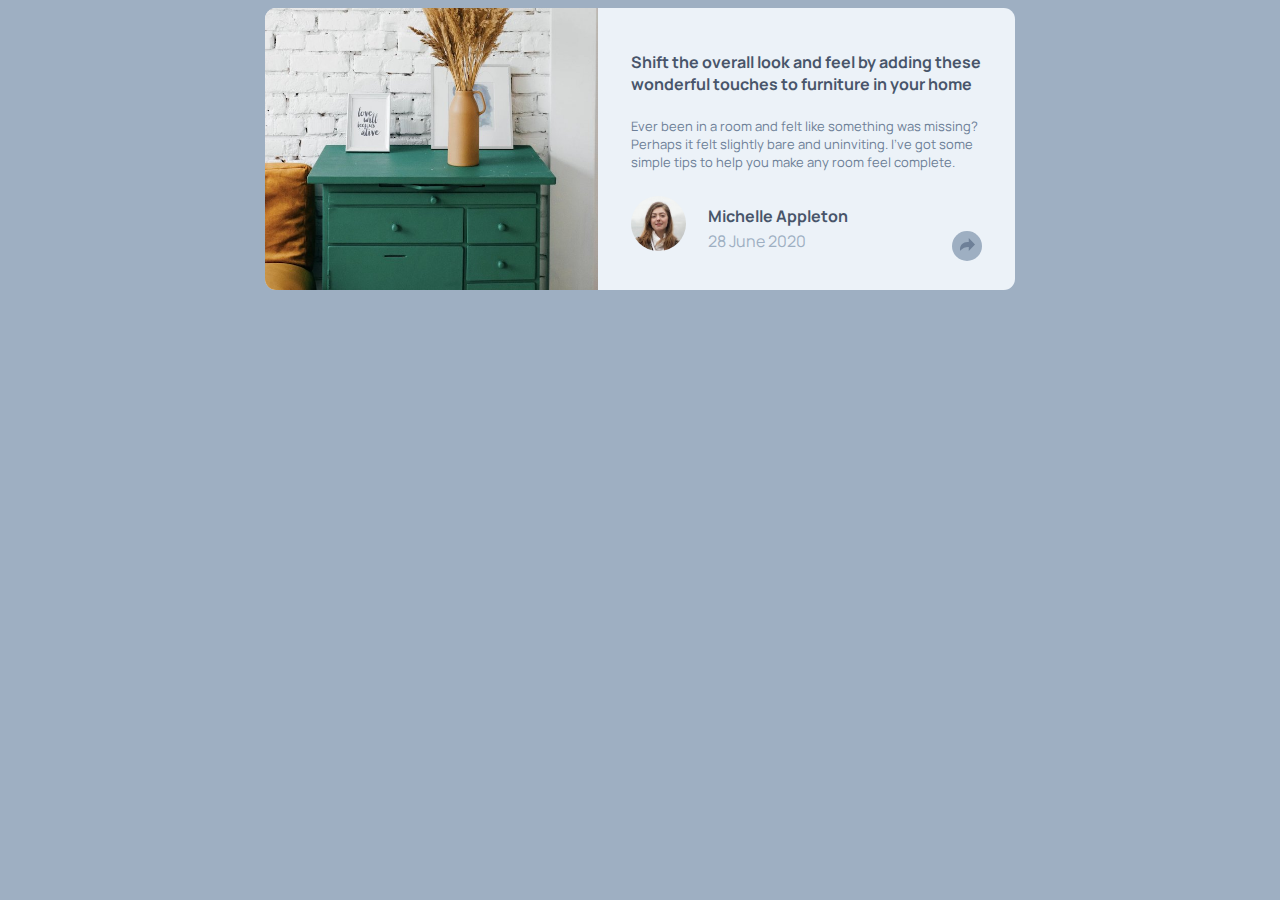
<file: article-preview-component-master/index.html>
<!DOCTYPE html>
<html lang="en">
<head>
    <meta charset="UTF-8">
    <meta http-equiv="X-UA-Compatible" content="IE=edge">
    <meta name="viewport" content="width=device-width, initial-scale=1.0">
    <title>Article Preview Card Component</title>
    <link rel="stylesheet" href="styles.css">
    <link rel="preconnect" href="https://fonts.googleapis.com">
    <link rel="preconnect" href="https://fonts.gstatic.com" crossorigin>
    <link href="https://fonts.googleapis.com/css2?family=Manrope:wght@500;700&display=swap" rel="stylesheet">
</head>
<body>
    
    <div class="container">
        <div class="img-part">
            <img src="images/drawers.jpg" alt="Main Article Image" class="main-img">
        </div>
        <div class="text-container">
            <div class="text-part">
                <h4 class="article-heading">
                    Shift the overall look and feel by adding these wonderful touches to furniture in your home
                </h4>
                <p class="article-body">
                    Ever been in a room and felt like something was missing? Perhaps it felt slightly bare and uninviting. I've got some simple tips to help you make any room feel complete.
                </p>
            </div>
            <div class="footer-content">
                <div class="profile-part">
                    <div class="profile-image">
                        <img src="images/avatar-michelle.jpg" alt="user profile picture" class="profile-pic">
                    </div>
                    <div class="profile-name">
                        <h4 class="user-name">Michelle Appleton</h4>
                        <p class="date">28 June 2020</p>
                    </div>
                </div>

                <div class="tooltip">
                    <button type="button" class="share-btn">
                        <img src="images/icon-share.svg" alt="forward-icon" id="forward-icon">

                        <div class="tooltip-content">
                            <span class="share-txt">SHARE</span>
                            <img class="social-icon" src="images/icon-facebook.svg" />
                            <img class="social-icon" src="images/icon-pinterest.svg" />
                            <img class="social-icon" src="images/icon-twitter.svg" />
                        </div>
                        
                    </button>

                </div>
            </div>
        </div>
    </div>

</body>
</html>
</file>
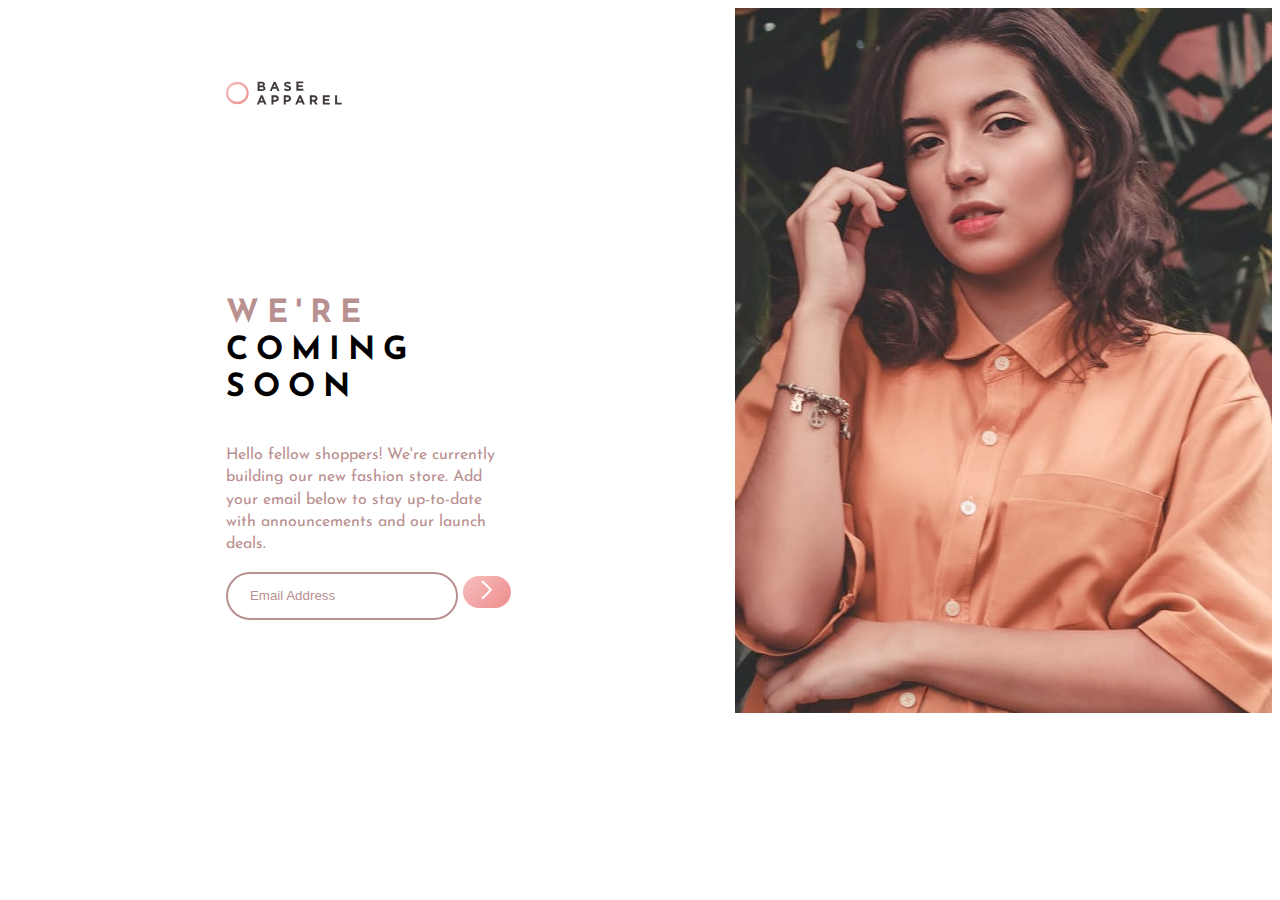
<file: base-apparel-coming-soon-master/index.html>
<!DOCTYPE html>
<html lang="en">
<head>
    <meta charset="UTF-8">
    <meta http-equiv="X-UA-Compatible" content="IE=edge">
    <meta name="viewport" content="width=device-width, initial-scale=1.0">
    <title>Base Apparel Coming Soon Master</title>
    <link rel="shortcut icon" href="images/favicon-32x32.png" type="image/x-icon">
    <link rel="stylesheet" href="styles.css">
    <link rel="preconnect" href="https://fonts.googleapis.com">
    <link rel="preconnect" href="https://fonts.gstatic.com" crossorigin>
    <link href="https://fonts.googleapis.com/css2?family=Josefin+Sans:wght@300;400;600&display=swap" rel="stylesheet">

</head>
<body>
    
    <div class="container">
        <div class="base-apparel">
            <img src="images/logo.svg" alt="base-apparel-logo" class="logo">
        </div>
        <div class="main-img">
            <img src="images/hero-mobile.jpg" alt="image of female model" class="model">
            <img src="images/hero-desktop.jpg" alt="image of female model" class="model-desktop">
        </div>
        <div class="content">
            <div class="heading-container">
                <h1 class="main-heading">
                <span class="colored-text">WE'RE</span><br />
                COMING<br /> 
                SOON
            </h1>
            </div>
            
            <p class="main-para">
                Hello fellow shoppers! We're currently building our new fashion store. Add your email below to stay up-to-date with announcements and our launch deals.
            </p>
            <input type="email" class="email-input" placeholder="Email Address">
            <button class="btn"><img src="images/icon-arrow.svg" alt="arrow icon for button" class="btn-img"></button>
        </div>
    </div>
</body>
</html>
</file>
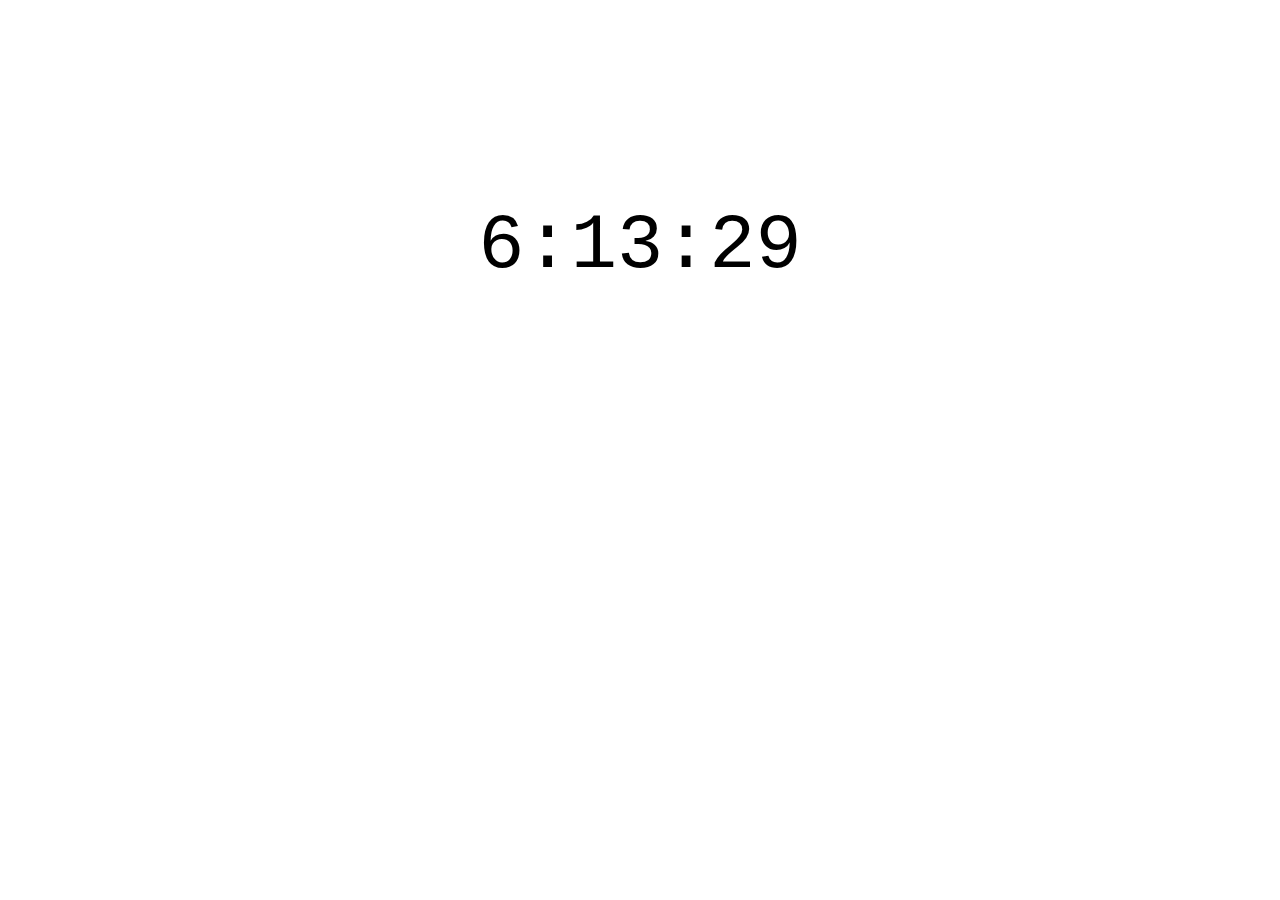
<file: Digital Clock/index.html>
<!DOCTYPE html>
<html lang="en-us">
    <head>
        <meta charset="utf-8" />
        <meta name="viewport" content="width=device-width, initial-scale=1.0" />
        <title>Clock Project</title>
        <link rel="stylesheet" type="text/css" href="styles.css" />
    </head>
    <body onload="startTime()">
        <p id="text"></p>
        
        <script src="script.js"></script>
    </body>
</html>
</file>
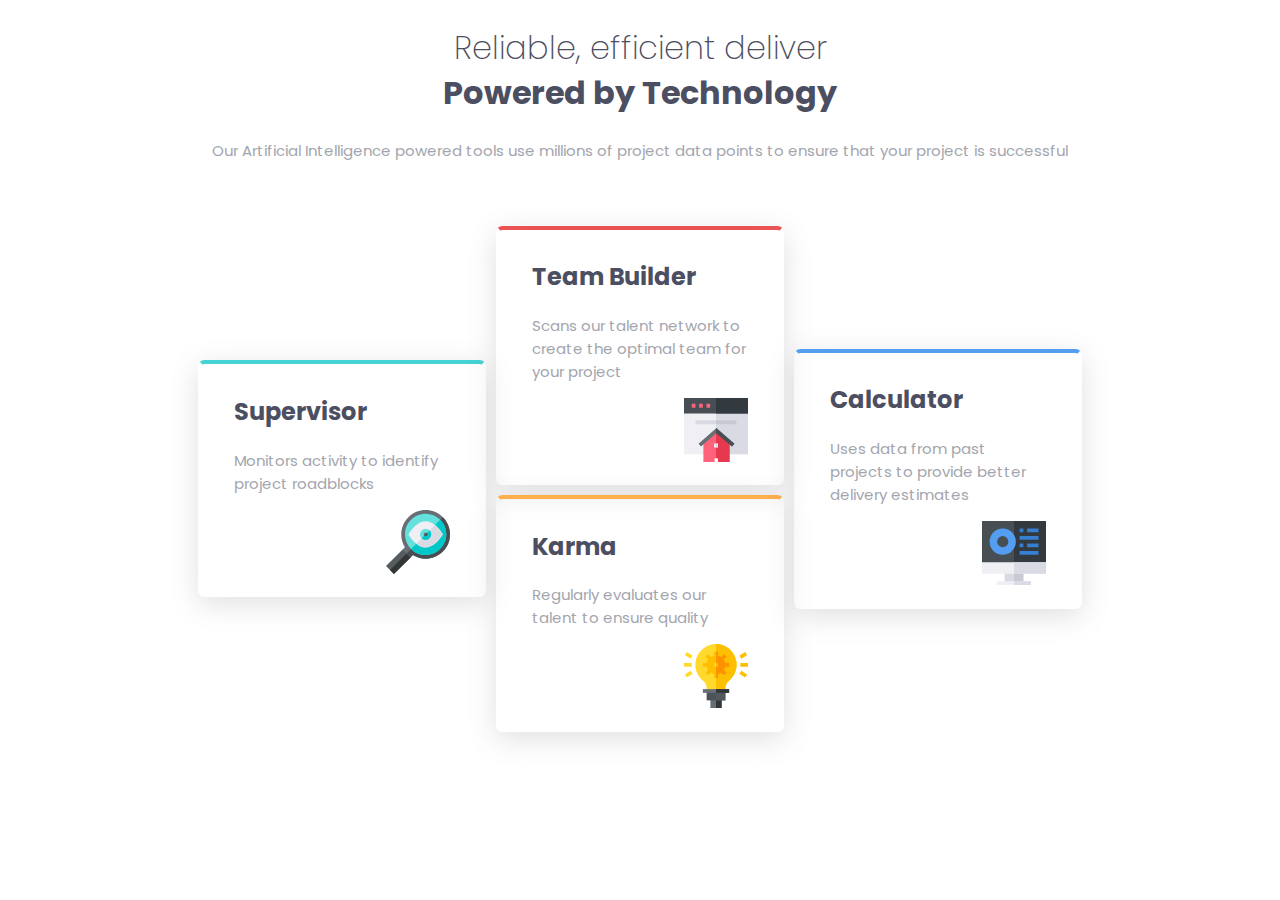
<file: four-card-feature-section-master/index.html>
<!DOCTYPE html>
<html lang="en">
<head>
    <meta charset="UTF-8">
    <meta http-equiv="X-UA-Compatible" content="IE=edge">
    <meta name="viewport" content="width=device-width, initial-scale=1.0">
    <title>Four Card Feature Section Master</title>
    <link rel="stylesheet" href="styles.css">
    <link rel="preconnect" href="https://fonts.googleapis.com">
    <link rel="preconnect" href="https://fonts.gstatic.com" crossorigin>
    <link href="https://fonts.googleapis.com/css2?family=Poppins:wght@200;400;600&display=swap" rel="stylesheet">
</head>
<body>
    <div class="header">
        <h1 class="heading-1">Reliable, efficient deliver</h1>
        <h1 class="heading-2">Powered by Technology</h1>
        <p class="header-txt">
            Our Artificial Intelligence powered tools use millions of project data points to ensure that your project is successful
        </p>
    </div>
    <div class="container">
        <div class="card card-1">
            <h2 class="card-heading">Supervisor</h2>
            <p class="card-para">
                Monitors activity to identify project roadblocks
            </p>
            <img src="images/icon-supervisor.svg" alt="Supervision Image">
        </div>
        <div class="card card-2">
            <h2 class="card-heading">Team Builder</h2>
            <p class="card-para">
                Scans our talent network to create the optimal team for your project
            </p>
            <img src="images/icon-team-builder.svg" alt="Team Builder Image">
        </div>
        <div class="card card-3">
            <h2 class="card-heading">Karma</h2>
            <p class="card-para">
                Regularly evaluates our talent to ensure quality
            </p>
            <img src="images/icon-karma.svg" alt="Karma Image">
        </div>
        <div class="card card-4">
            <h2 class="card-heading">Calculator</h2>
            <p class="card-para">
                Uses data from past projects to provide better delivery estimates
            </p>
            <img src="images/icon-calculator.svg" alt="Calculator Image">
        </div>
    </div>
</body>
</html>
</file>
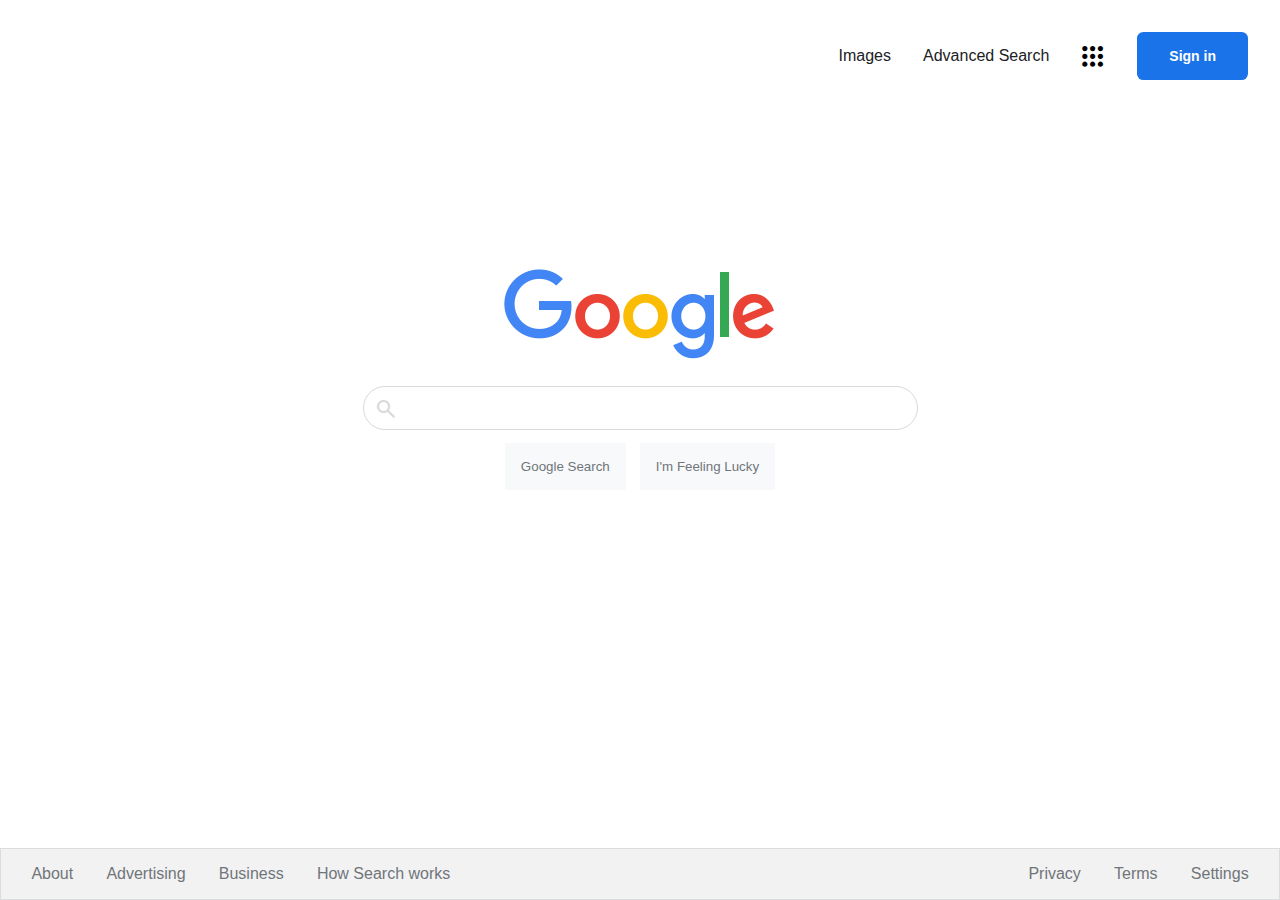
<file: Google Clone/index.html>
<!DOCTYPE html>
<html lang="en">
<head>
    <meta charset="UTF-8">
    <meta http-equiv="X-UA-Compatible" content="IE=edge">
    <meta name="viewport" content="width=device-width, initial-scale=1.0">
    <title>Google Clone</title>
    <link rel="icon" href="images/google.png">
    <link rel="stylesheet" href="styles.css">
    <link rel="stylesheet" href="https://fonts.googleapis.com/css2?family=Material+Symbols+Outlined:opsz,wght,FILL,GRAD@20..48,100..700,0..1,-50..200" />
</head>
<body>
    <header>
        <a href="google_images/google_images.html">Images</a>
        <a href="google_advanced_search/g_advance_s.html">Advanced Search</a>
        <span class="material-symbols-outlined">apps</span>
        <button class="sign-in-btn">Sign in</button>
    </header>
    <main>
        <div>
            <img src="images/googlelogo_color_272x92dp.png" alt="">
        </div>
        <div>
            <form action="https://www.google.com/search">
                <span class="material-symbols-outlined">
                    search
                    </span>
                <input type="text" name="q"> <br>
                <input type="submit" value="Google Search">
                <input type="submit" value="I'm Feeling Lucky">
            </form>
        </div>
    </main>

    <footer>
        <div>
            <a href="https://www.google.com/url?sa=t&rct=j&q=&esrc=s&source=webhp&cd=&cad=rja&uact=8&ved=0ahUKEwirm-Dw2_D5AhV44TgGHYvaAzIQkNQCCBY&url=https%3A%2F%2Fabout.google%2F%3Futm_source%3Dgoogle-IN%26utm_medium%3Dreferral%26utm_campaign%3Dhp-footer%26fg%3D1&usg=AOvVaw33zjaJZ_ogw8iPEm4kPGYh">About</a>

            <a href="https://www.google.com/url?sa=t&rct=j&q=&esrc=s&source=webhp&cd=&cad=rja&uact=8&ved=0ahUKEwirm-Dw2_D5AhV44TgGHYvaAzIQkdQCCBc&url=https%3A%2F%2Fwww.google.com%2Fintl%2Fen_in%2Fads%2F%3Fsubid%3Dww-ww-et-g-awa-a-g_hpafoot1_1!o2%26utm_source%3Dgoogle.com%26utm_medium%3Dreferral%26utm_campaign%3Dgoogle_hpafooter%26fg%3D1&usg=AOvVaw3Oj62V1xNd5oAI6Vxou5Lx">Advertising</a>

            <a href="https://www.google.com/url?sa=t&rct=j&q=&esrc=s&source=webhp&cd=&cad=rja&uact=8&ved=0ahUKEwjAs-TN4fD5AhUI9zgGHf1JCcUQktQCCBg&url=https%3A%2F%2Fwww.google.com%2Fservices%2F%3Fsubid%3Dww-ww-et-g-awa-a-g_hpbfoot1_1!o2%26utm_source%3Dgoogle.com%26utm_medium%3Dreferral%26utm_campaign%3Dgoogle_hpbfooter%26fg%3D1&usg=AOvVaw2SJ4zwRVXKyZr53qG9dm4K">Business</a>

            <a href="https://google.com/search/howsearchworks/?fg=1">How Search works</a>
        </div>

        <div>
            <a href="https://www.google.com/url?sa=t&rct=j&q=&esrc=s&source=webhp&cd=&cad=rja&uact=8&ved=0ahUKEwjAs-TN4fD5AhUI9zgGHf1JCcUQ8awCCBk&url=https%3A%2F%2Fpolicies.google.com%2Fprivacy%3Fhl%3Den-IN%26fg%3D1&usg=AOvVaw2y-DJehqHRQuhUzwsARmol">Privacy</a>

            <a href="https://www.google.com/url?sa=t&rct=j&q=&esrc=s&source=webhp&cd=&cad=rja&uact=8&ved=0ahUKEwjAs-TN4fD5AhUI9zgGHf1JCcUQ8qwCCBo&url=https%3A%2F%2Fpolicies.google.com%2Fterms%3Fhl%3Den-IN%26fg%3D1&usg=AOvVaw25sheD5OGrPUyBw_FdCQOy">Terms</a>

            <a href="#">Settings</a>
        </div>
    </footer>
</body>
</html>
</file>
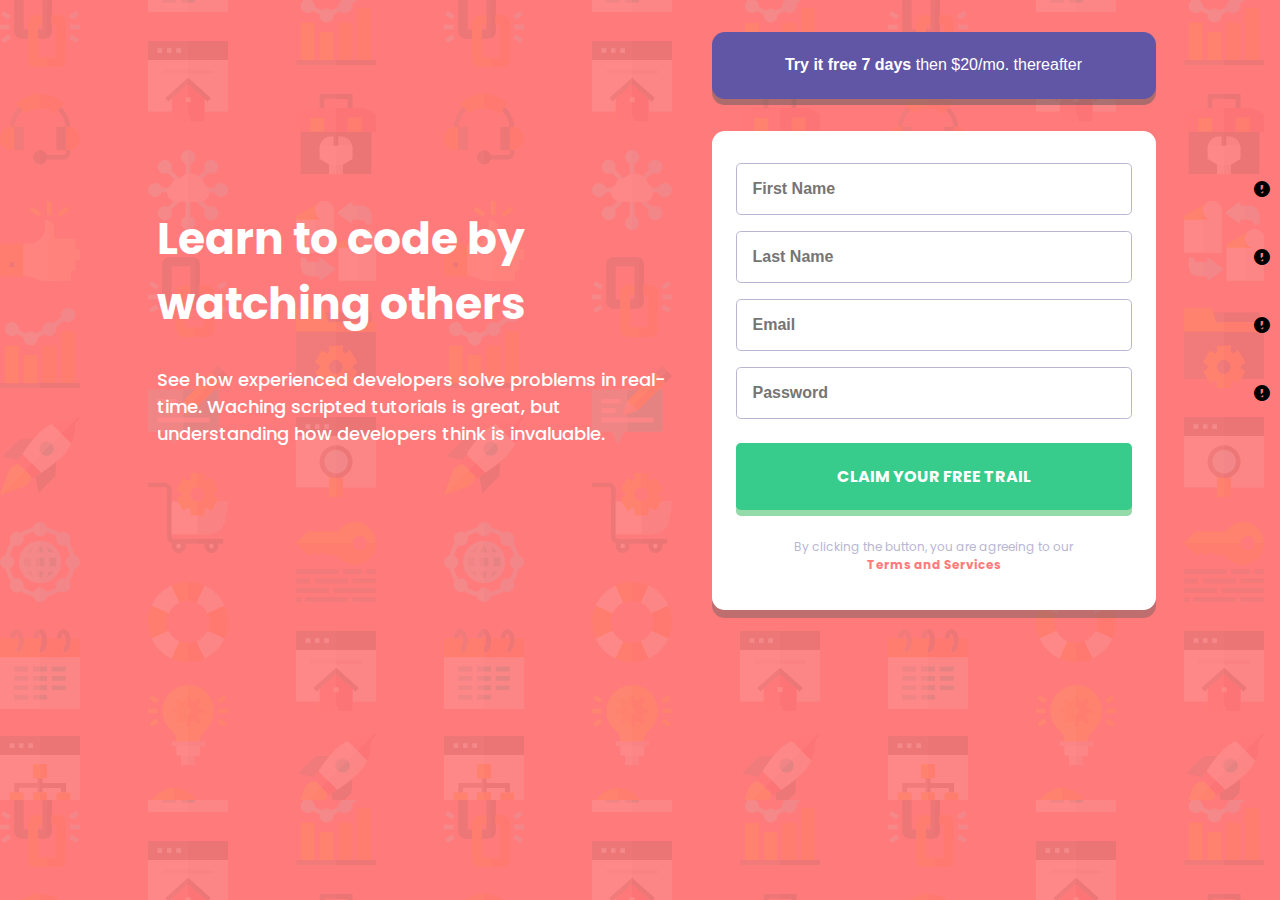
<file: intro-component-with-signup-form-master/index.html>
<!DOCTYPE html>
<html lang="en">
<head>
  <meta charset="UTF-8">
  <meta name="viewport" content="width=device-width, initial-scale=1.0"> <!-- displays site properly based on user's device -->
  <link rel="icon" type="image/png" sizes="32x32" href="./images/favicon-32x32.png">
  <title>Frontend Mentor | Intro component with sign up form</title>

  <!-- Feel free to remove these styles or customise in your own stylesheet 👍 -->
  <link rel="stylesheet" href="style.css">
  <link rel="preconnect" href="https://fonts.googleapis.com">
  <link rel="preconnect" href="https://fonts.gstatic.com" crossorigin>
  <link href="https://fonts.googleapis.com/css2?family=Poppins:wght@400;500;600;700&display=swap" rel="stylesheet">

  <!--for icons-->
  <link
      rel="stylesheet"
      href="https://cdnjs.cloudflare.com/ajax/libs/font-awesome/5.15.4/css/all.min.css"
      crossorigin="anonymous"
    />


</head>
<body>

  <main>
    <div class="section intro-section">
      <div class="intro-content">
        <h1 class="main-heading">Learn to code by watching others</h1>
      <p class="main-para">
        See how experienced developers solve problems in real-time. Waching scripted tutorials is great, but understanding how developers think is invaluable.
      </p>
      </div>
    </div>

    <div class="section form-section">
      <div class="btn-try-it-container">
        <button type="submit" class="btn-try-it">
          <b>Try it free 7 days</b> then $20/mo. thereafter
        </button>
      </div>

      <div class="form-container">
        <form action="#">

          <div class="first-name-container input">
            <input type="text" name="first-name" id="first-name" placeholder="First Name" required> <br>
            <i class="fas fa-exclamation-circle failure-icon"></i>
            <i class="far fa-check-circle success-icon"></i>
            
            <div class="error"></div>
          </div>

          <div class="last-name-container input">
            <input type="text" name="last-name" id="last-name" placeholder="Last Name" required> <br>
            <i class="fas fa-exclamation-circle failure-icon"></i>
            <i class="far fa-check-circle success-icon"></i>
            
            <div class="error"></div>
          </div>

          <div class="email-container input">
            <input type="email" name="email" id="email" placeholder="Email" required> <br>
            <i class="fas fa-exclamation-circle failure-icon"></i>
            <i class="far fa-check-circle success-icon"></i>
            
            <div class="error"></div>
          </div>
          
          <div class="email-container input">
            <input type="password" name="password" id="password" placeholder="Password" required> <br>
            <i class="fas fa-exclamation-circle failure-icon"></i>
            <i class="far fa-check-circle success-icon"></i>
            
            <div class="error"></div>
          </div>

          <button type="submit" class="btn-claim">CLAIM YOUR FREE TRAIL</button>

          <p class="terms-and-conditions">
            By clicking the button, you are agreeing to our <span class="t-a-s">Terms and Services</span>
          </p>

        </form>
      </div>
    </div>
  </main>

</body>
</html>
</file>
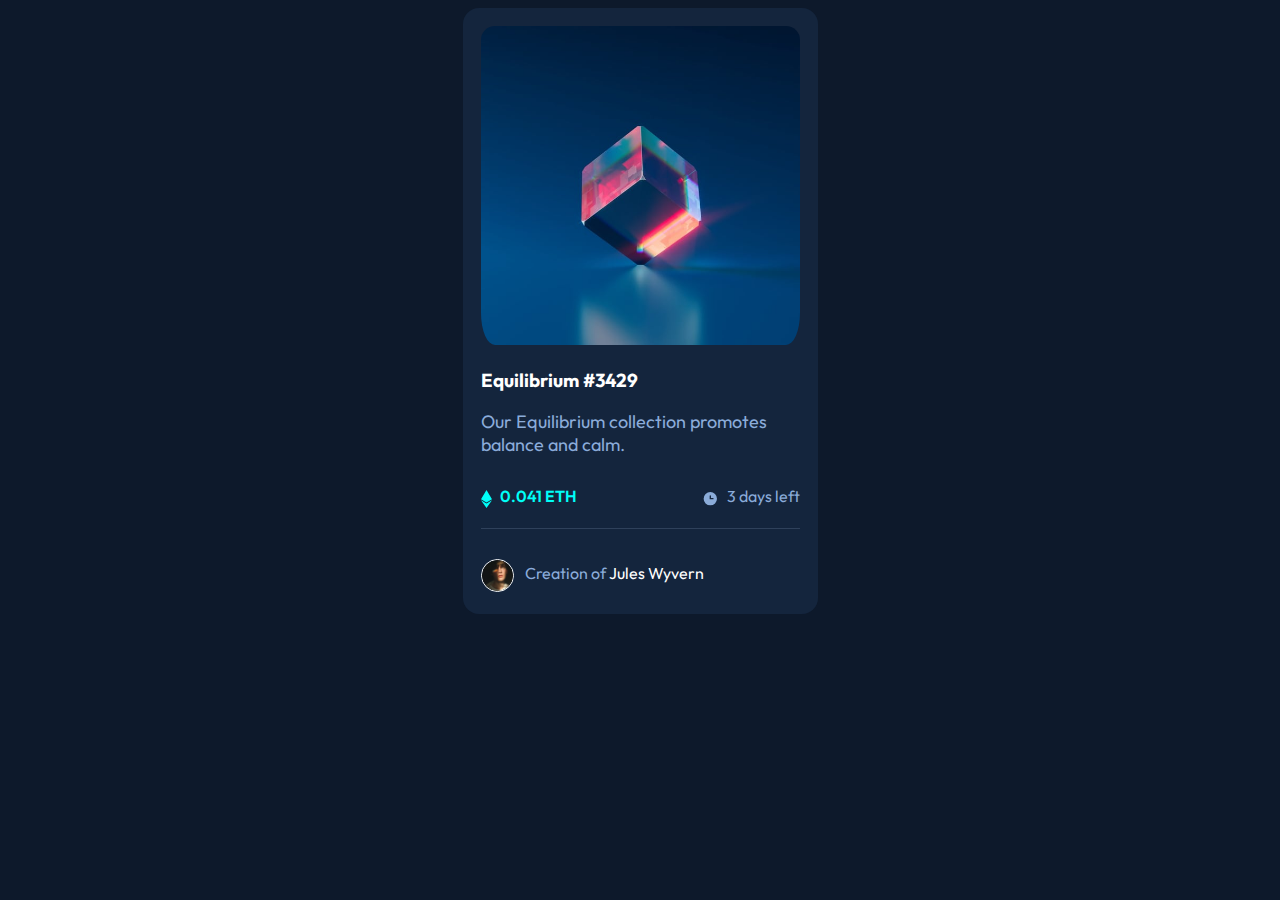
<file: nft-preview-card-component/index.html>
<!DOCTYPE html>
<html lang="en-us">
    <head>
        <meta charset="utf-8" />
        <meta name="viewport" content="width=device-width, initial-scale=1.0" />
        <title>NFT Preview Card</title>
        <link rel="stylesheet" type="text/css" href="styles.css" />

        <!--Google font-->
        <link rel="preconnect" href="https://fonts.googleapis.com">
        <link rel="preconnect" href="https://fonts.gstatic.com" crossorigin>
        <link href="https://fonts.googleapis.com/css2?family=Outfit:wght@300;400;600&display=swap" rel="stylesheet">

    </head>
    <body>
        
        <div class="container">
            <img class="main-img" src="images/image-equilibrium.jpg" />
            <div class="card-content">
                <h3>Equilibrium #3429</h3>
                <p>Our Equilibrium collection promotes balance and calm.</p>
                <div class="band">
                    <span class="eth"><img src="images/icon-ethereum.svg" class="eth-icon" /> 0.041 ETH</span>
                    <span class="time">
                        <img src="images/icon-clock.svg" class="clock-icon" /> 3 days left
                    </span>
                </div>
                <hr />
                <div class="card-footer">
                    <img src="images/image-avatar.png" class="avatar" /> Creation of <span class="avatar-name">Jules Wyvern</span>
                </div>
            </div>
        </div>

    </body>
</html>
</file>
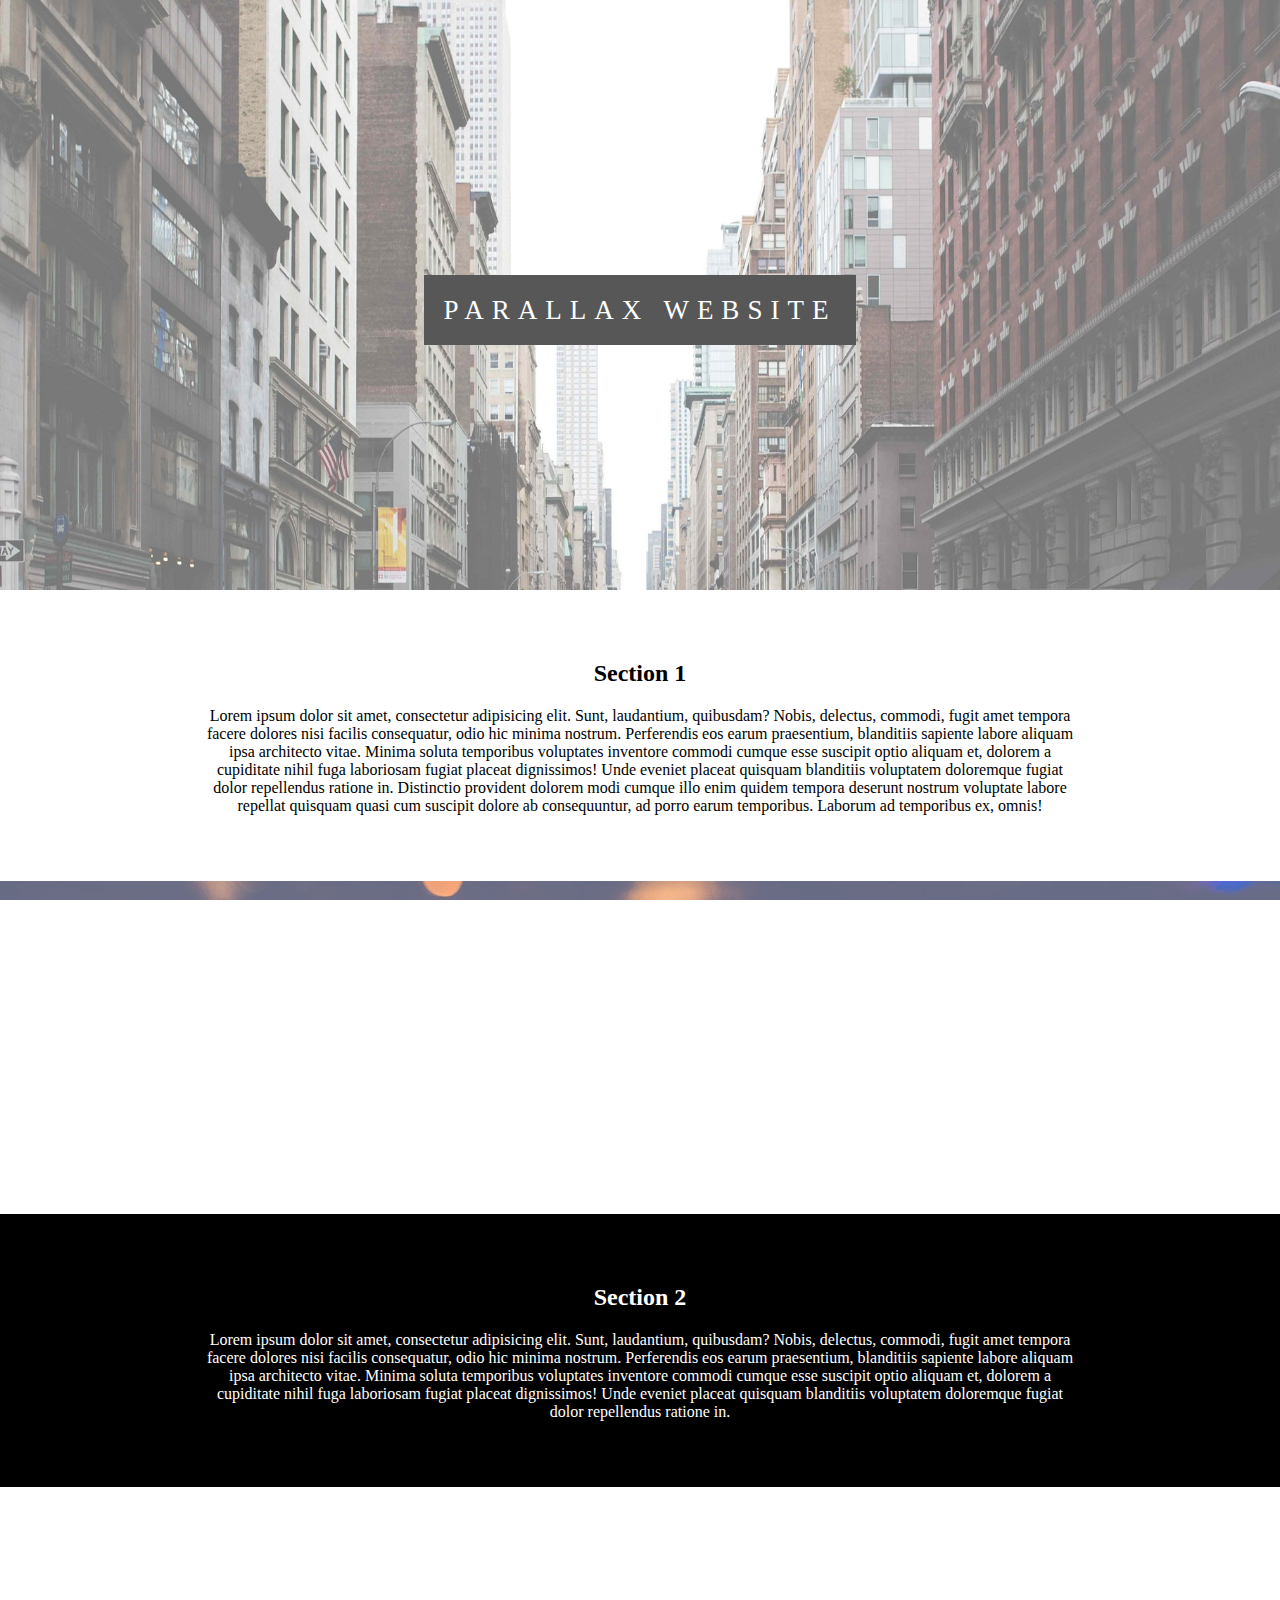
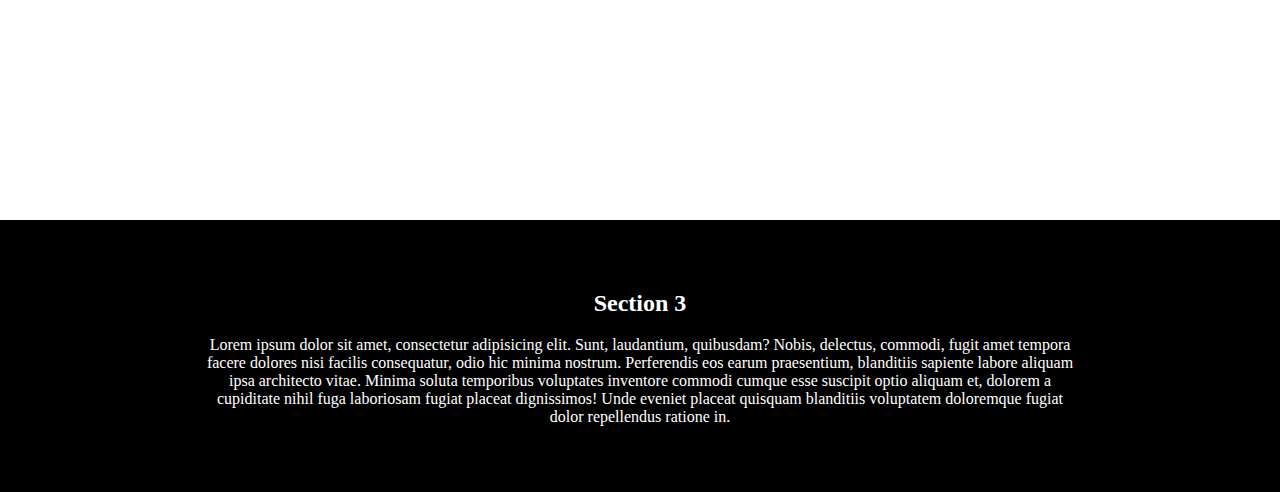
<file: Parallex/index.html>
﻿<!DOCTYPE html>

<html lang="en" xmlns="http://www.w3.org/1999/xhtml">
<head>
    <meta charset="utf-8" />
    <meta name="viewport" content="width=device-width, initial-scale=1.0" />
    <title>Parallex Scrolling</title>
    <link rel="stylesheet" type="text/css" href="styles.css" />
</head>
<body>
    <div class="pimg1">
        <div class="ptext">
            <span class="border">PARALLAX WEBSITE</span>
        </div>
    </div>

    <section>
        <h2>Section 1</h2>
        <p>
            Lorem ipsum dolor sit amet, consectetur adipisicing elit. Sunt, laudantium, quibusdam? Nobis, delectus, commodi, fugit amet tempora facere dolores nisi facilis consequatur, odio hic minima nostrum. Perferendis eos earum praesentium, blanditiis sapiente labore aliquam ipsa architecto vitae. Minima soluta temporibus voluptates inventore commodi cumque esse suscipit optio aliquam et, dolorem a cupiditate nihil fuga laboriosam fugiat placeat dignissimos! Unde eveniet placeat quisquam blanditiis voluptatem doloremque fugiat dolor repellendus ratione in. Distinctio provident dolorem modi cumque illo enim quidem tempora deserunt nostrum voluptate labore repellat quisquam quasi cum suscipit dolore ab consequuntur, ad porro earum temporibus. Laborum ad temporibus ex, omnis!
        </p>
    </section>

    <div class="pimg2">
        <div class="ptext">
            <span class="border trans">IMAGE TWO TEXT</span>
        </div>
    </div>

    <section class="dark">
        <h2>Section 2</h2>
        <p>
            Lorem ipsum dolor sit amet, consectetur adipisicing elit. Sunt, laudantium, quibusdam? Nobis, delectus, commodi, fugit amet tempora facere dolores nisi facilis consequatur, odio hic minima nostrum. Perferendis eos earum praesentium, blanditiis sapiente labore aliquam ipsa architecto vitae. Minima soluta temporibus voluptates inventore commodi cumque esse suscipit optio aliquam et, dolorem a cupiditate nihil fuga laboriosam fugiat placeat dignissimos! Unde eveniet placeat quisquam blanditiis voluptatem doloremque fugiat dolor repellendus ratione in.
        </p>
    </section>

    <div class="pimg3">
        <div class="ptext">
            <span class="border trans">IMAGE TWO TEXT</span>
        </div>
    </div>

    <section class="dark">
        <h2>Section 3</h2>
        <p>
            Lorem ipsum dolor sit amet, consectetur adipisicing elit. Sunt, laudantium, quibusdam? Nobis, delectus, commodi, fugit amet tempora facere dolores nisi facilis consequatur, odio hic minima nostrum. Perferendis eos earum praesentium, blanditiis sapiente labore aliquam ipsa architecto vitae. Minima soluta temporibus voluptates inventore commodi cumque esse suscipit optio aliquam et, dolorem a cupiditate nihil fuga laboriosam fugiat placeat dignissimos! Unde eveniet placeat quisquam blanditiis voluptatem doloremque fugiat dolor repellendus ratione in.
        </p>
    </section>
</body>
</html>
</file>
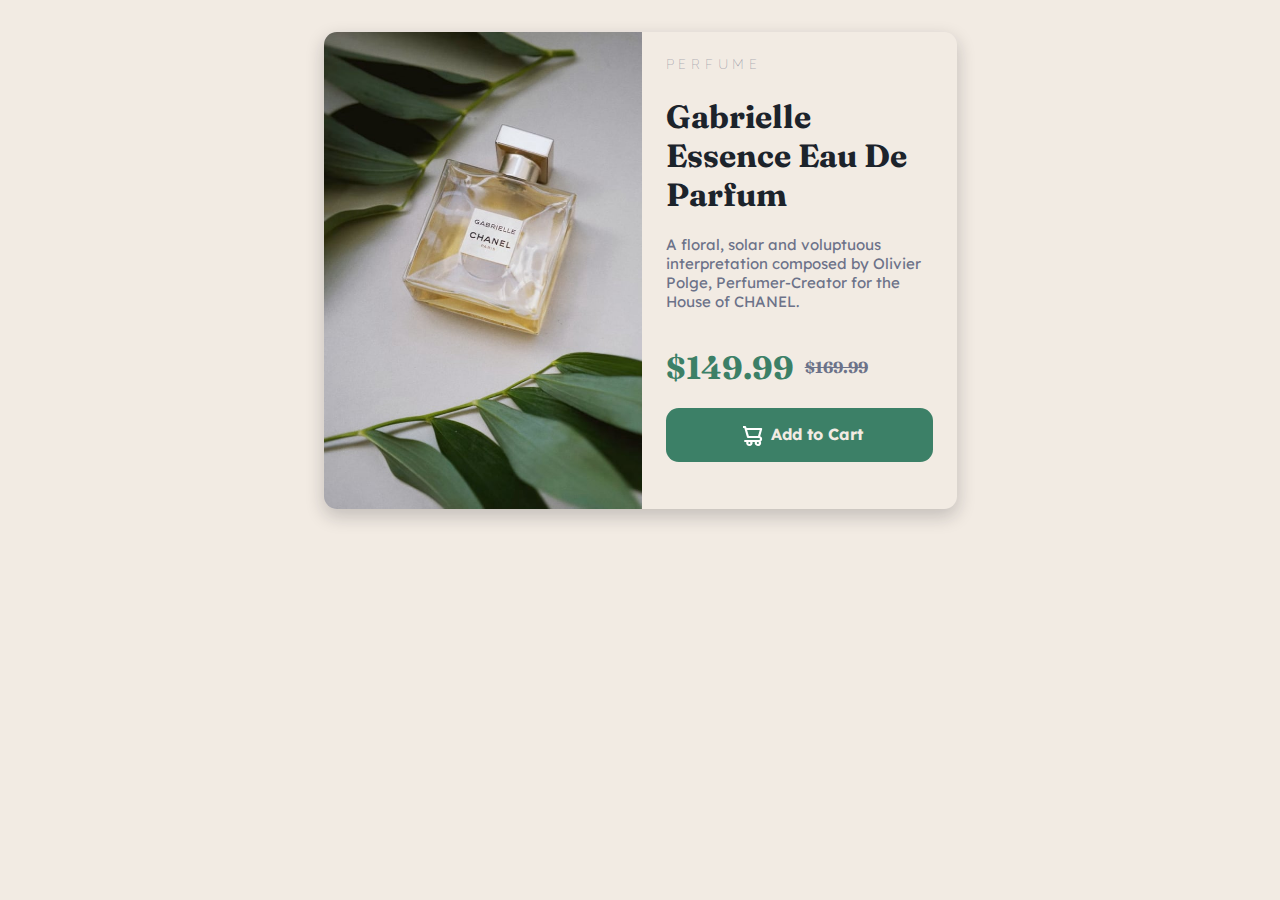
<file: product-preview-card-component/index.html>
<!DOCTYPE html>
<html lang="en">
<head>
    <meta charset="UTF-8">
    <meta http-equiv="X-UA-Compatible" content="IE=edge">
    <meta name="viewport" content="width=device-width, initial-scale=1.0">
    <title>Product Preview Card Component</title>
    <link rel="stylesheet" href="styles.css">
    <link rel="preconnect" href="https://fonts.googleapis.com">
    <link rel="preconnect" href="https://fonts.gstatic.com" crossorigin>
    <link href="https://fonts.googleapis.com/css2?family=Fraunces:opsz,wght@9..144,700&family=MuseoModerno:wght@500;700&display=swap" rel="stylesheet">
    <link href="https://fonts.googleapis.com/css2?family=Lexend+Deca&display=swap" rel="stylesheet">
</head>
<body>
    
    <div class="container">
        <div class="product-img-container">
            <img src="images/image-product-mobile.jpg" alt="Product Image" class="product-img-mobile">
            
            <img src="images/image-product-desktop.jpg" alt="Product Image" class="product-img-desktop">
        </div>

        <div class="about-product-container">
            <h5>PERFUME</h5>
            <h1 class="product-name">Gabrielle Essence Eau De Parfum</h1>
            <p class="product-description">
                A floral, solar and voluptuous interpretation composed by Olivier Polge, Perfumer-Creator for the House of CHANEL.
            </p>

            <div class="price-container">
                <h1 class="new-price">$149.99</h1>
                <h4 class="old-price">$169.99</h4>
            </div>
            <button class="cart-btn"><img class="card-icon" src="images/icon-cart.svg">Add to Cart</button>
        </div>
    </div>

</body>
</html>
</file>
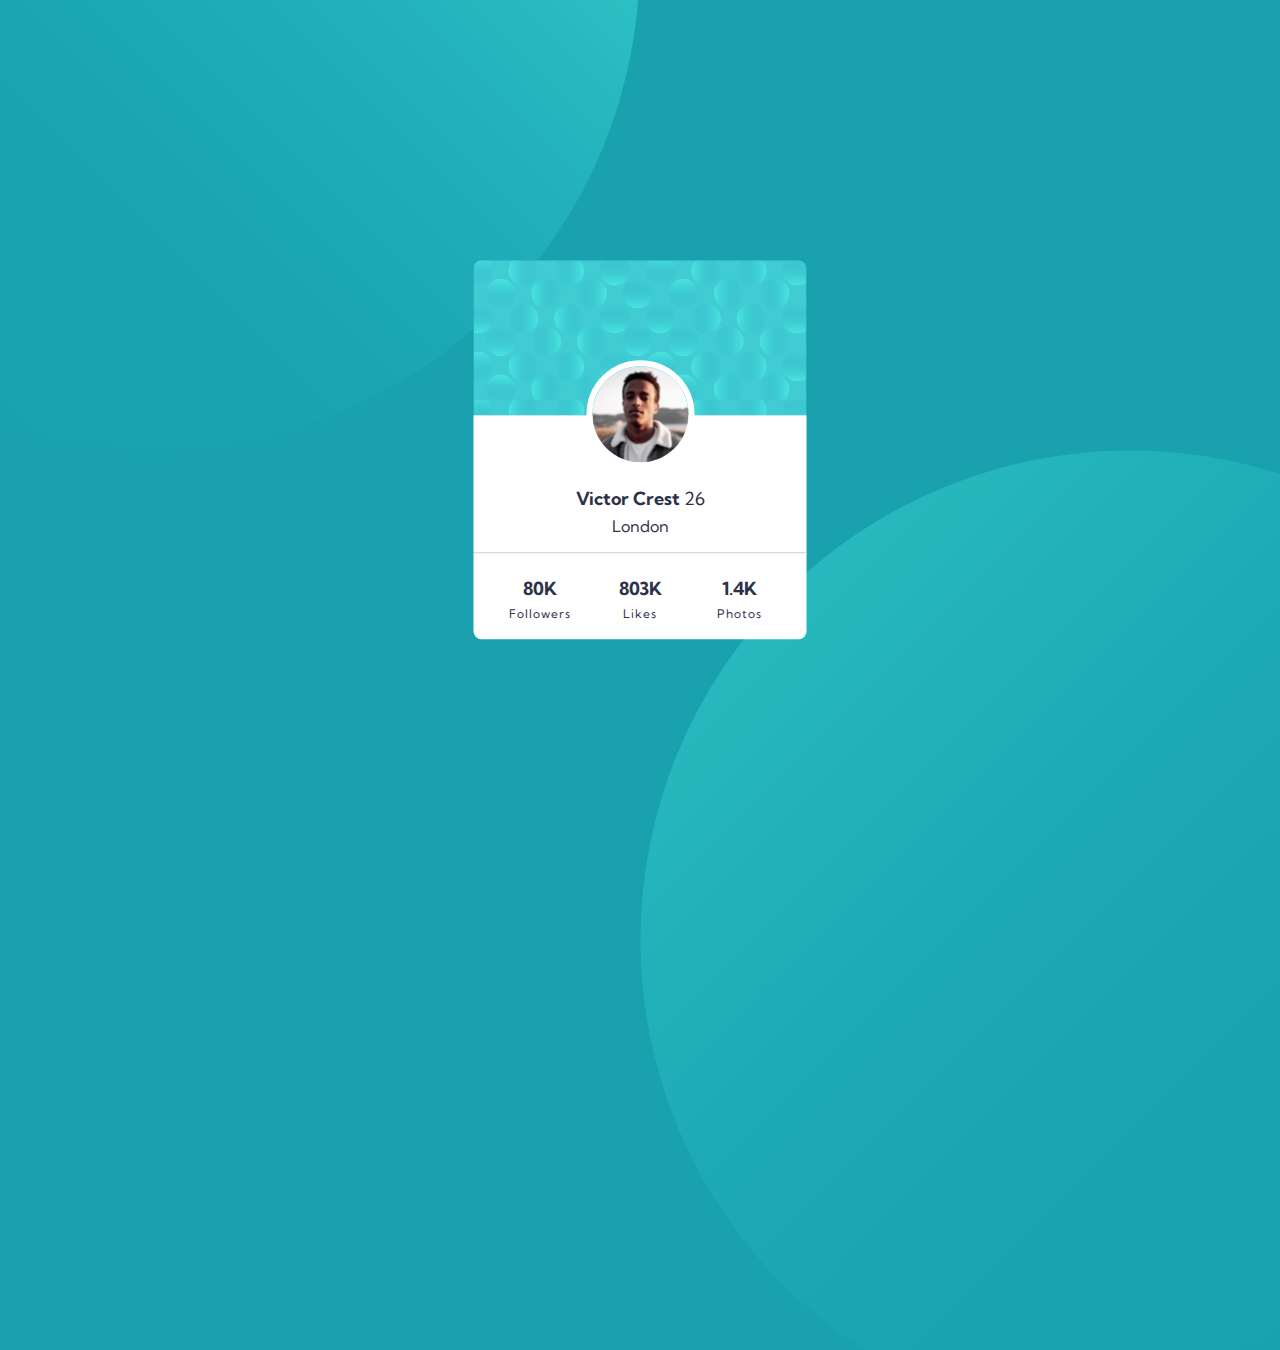
<file: profile-card-component/index.html>
<!DOCTYPE html>
<html lang="en">
<head>
    <meta charset="UTF-8">
    <meta http-equiv="X-UA-Compatible" content="IE=edge">
    <meta name="viewport" content="width=device-width, initial-scale=1.0">
    <title>Profile Card Component</title>
    <link rel="stylesheet" href="styles.css">
    <link rel="preconnect" href="https://fonts.googleapis.com">
<link rel="preconnect" href="https://fonts.gstatic.com" crossorigin>
<link href="https://fonts.googleapis.com/css2?family=Kumbh+Sans:wght@400;700&display=swap" rel="stylesheet">
</head>
<body>
    <div class="profile-card">
        <div class="cover-img"></div>
        <div class="profile-content">
            <img class="profile-img" src="images/image-victor.jpg" alt="Profile Picture" />
            <br />
            <h2 class="user-name">Victor Crest <span class="num">26</span></h2>
            <p class="location">London</p>
            <hr />
            <div class="stats">
                <div class="item">
                    <h2 class="stats-head">80K</h2>
                    <p class="stats-txt">Followers</p>
                </div>
                <div class="item">
                    <h2 class="stats-head">803K</h2>
                    <p class="stats-txt">Likes</p>
                </div>
                <div class="item">
                    <h2 class="stats-head">1.4K</h2>
                    <p class="stats-txt">Photos</p>
                </div>
            </div>
        </div>
    </div>
</body>
</html>
</file>
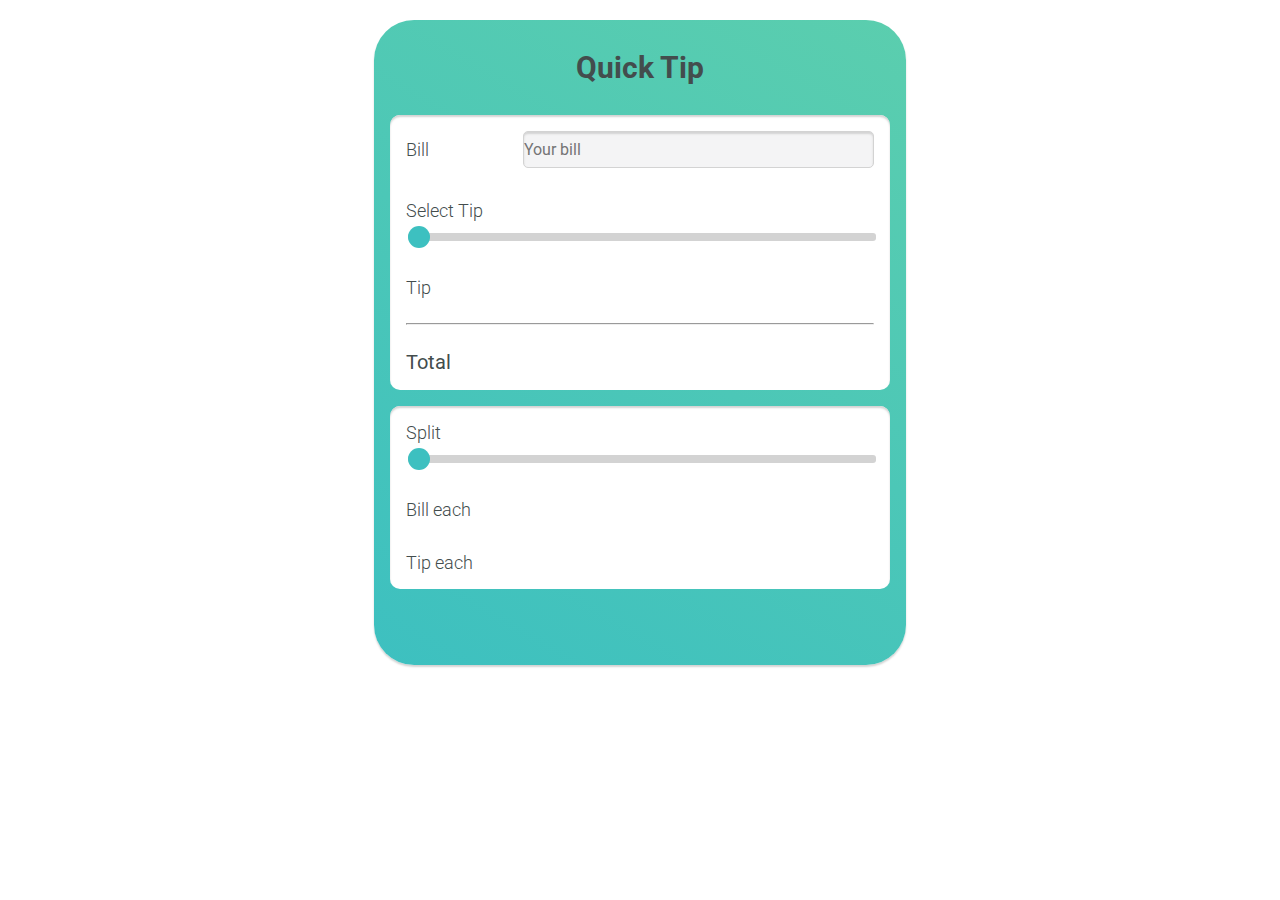
<file: Quick Tip/index.html>
<!DOCTYPE html>
<html lang="en">
<head>
    <meta charset="UTF-8">
    <meta http-equiv="X-UA-Compatible" content="IE=edge">
    <meta name="viewport" content="width=device-width, initial-scale=1.0">
    <link rel="stylesheet" href="styles.css" />
    <title>Quick Tip</title>
    <link rel="preconnect" href="https://fonts.googleapis.com">
    <link rel="preconnect" href="https://fonts.gstatic.com" crossorigin>
    <link href="https://fonts.googleapis.com/css2?family=Josefin+Sans:wght@300;400;600&family=Roboto:ital,wght@0,300;0,500;1,500&display=swap" rel="stylesheet">
</head>
<body>
    <main id="container">
        <h1>Quick Tip</h1>
        
        <section>
            <div class="bill">
                <label for="yourBill">Bill</label>
                <input type="number" placeholder="Your bill" id="yourBill">
            </div>
            <div>
                <div class="space-between">
                    <label for="tipInput">Select Tip</label>
                    <span id="tipPercent"></span>
                </div>
                <input type="range" value="0" id="tipInput" class="range" />
            </div>
            <div class="space-between">
                <span>Tip</span>
                <span id="tipValue"></span>
            </div>
            <hr>
            <div class="space-between total">
                <span>Total</span>
                <span id="totalWithTip"></span>
            </div>
        </section>
        <section>
            <div>
                <div class="space-between">
                    <label for="splitInput">Split</label>
                    <span id="splitValue"></span>
                </div>
                <input type="range" min="1" max="10" value="1" id="splitInput" class="range">
            </div>
            <div class="space-between">
                <span>Bill each</span>
                <span id="billEach"></span>
            </div>
            <div class="space-between">
                <span>Tip each</span>
                <span id="tipEach"></span>
            </div>
        </section>
    </main>
    <script>
        function formatMoney(value) {
            value = Math.ceil(value*100)/100;
            value = value.toFixed(2);
            return "$" + value;
        }

        function formaSplit(value) {
            if(value == 1) return value + " person";
            return value + " people";
        }

        function update() {
            let bill = Number(document.getElementById("yourBill").value);
            let tipPercent = document.getElementById("tipInput").value;
            let split = document.getElementById("splitInput").value;

            let tipValue = bill * (tipPercent / 100);
            let tipEach = tipValue / split;
            let newBillEach = (bill + tipValue) / split;

            document.getElementById("tipPercent").innerHTML = tipPercent + "%";

            document.getElementById("tipValue").innerHTML = formatMoney(tipValue);
            
            document.getElementById("totalWithTip").innerHTML = formatMoney(bill + tipValue);
            
            document.getElementById("splitValue").innerHTML = formaSplit(split);

            document.getElementById("billEach").innerHTML = formatMoney(newBillEach);

            document.getElementById("tipEach").innerHTML = formatMoney(tipEach);
        }

        let container = document.getElementById("container");
        container.addEventListener('input', update);
    </script>
</body>
</html>
</file>
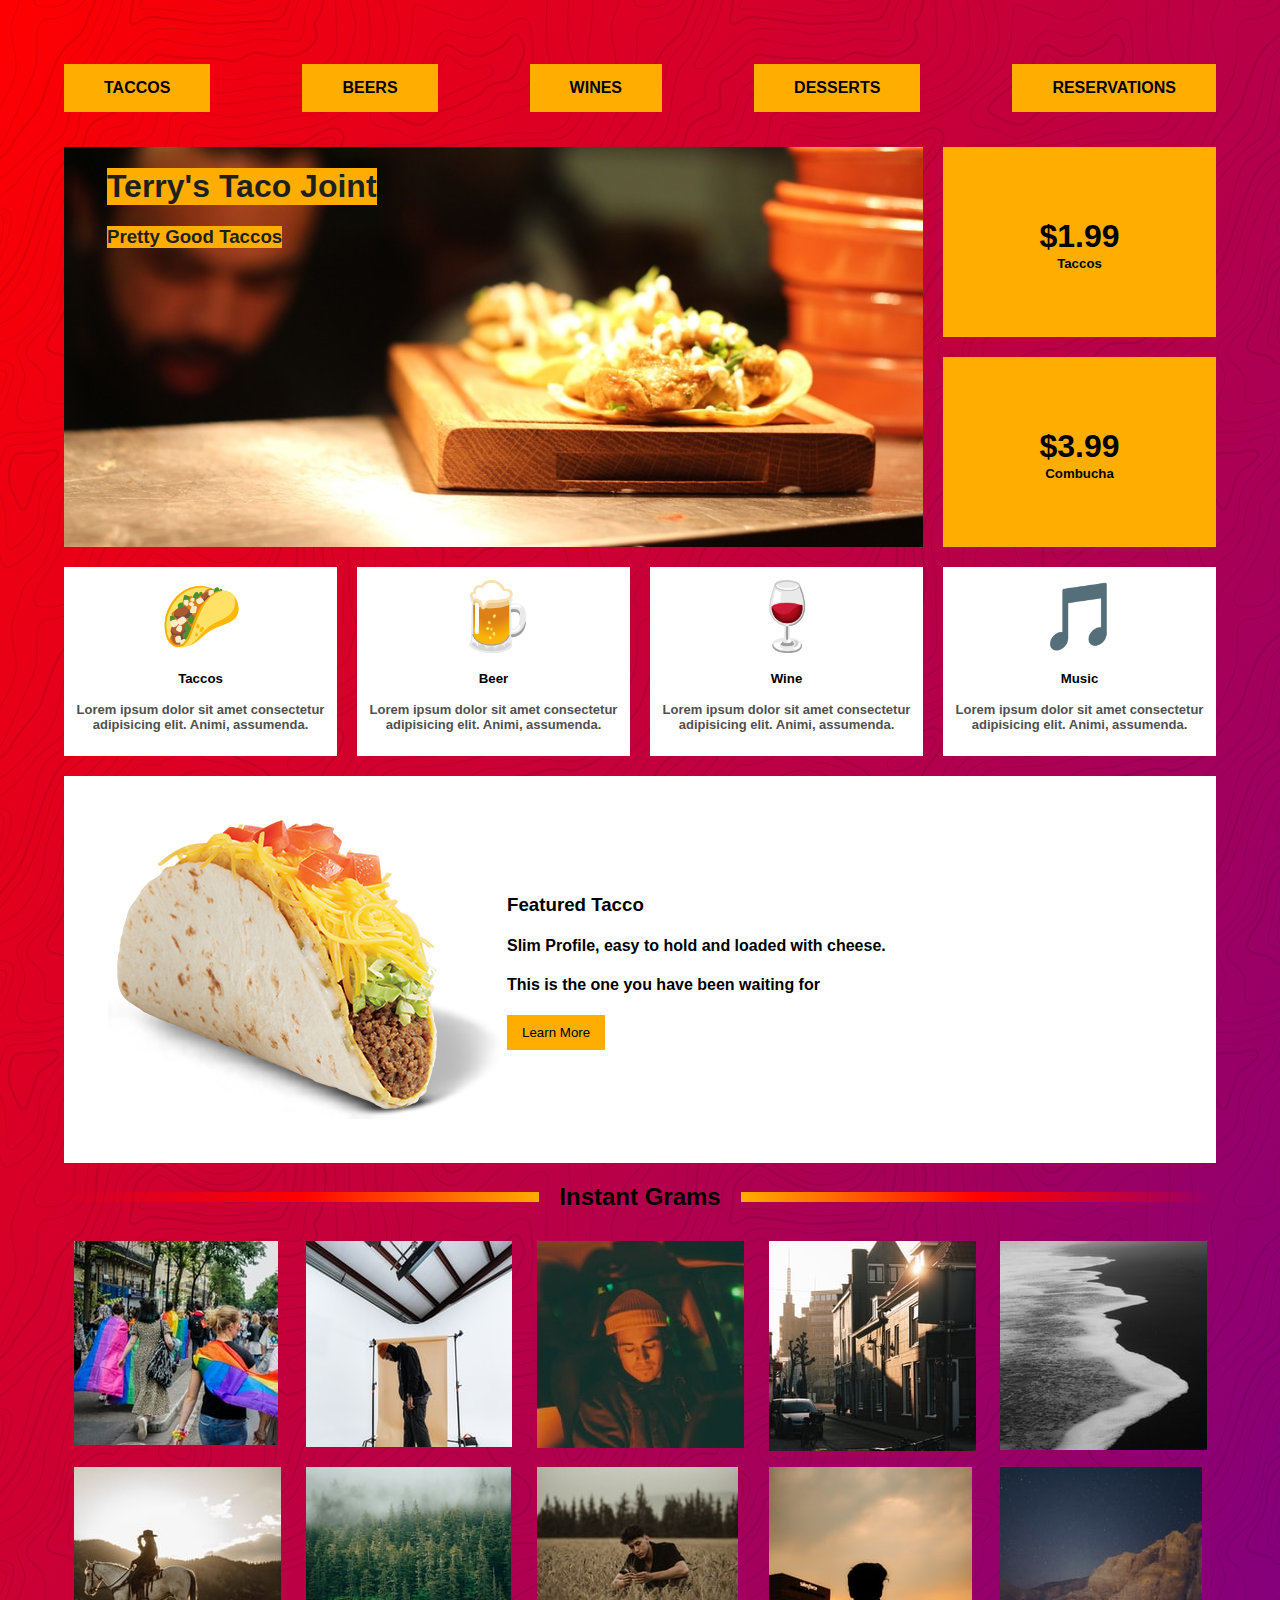
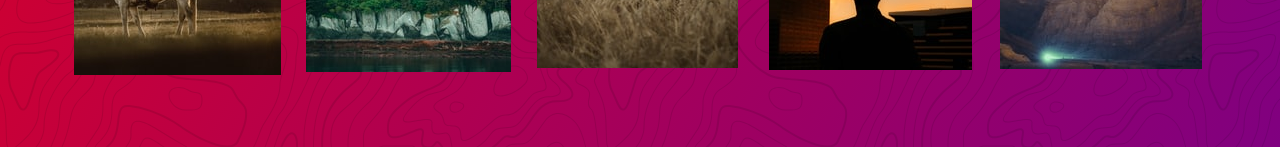
<file: Restaurant Webpage/index.html>
<!DOCTYPE html>
<htlm lang="en-us">
<head>
    <meta charset="utf-8" />
    <meta name="viewport" content="width=device-width, initial-scale=1.0" />
    <title>Restaurant Website</title>
    <link rel="stylesheet" type="text/css" href="styles.css" />
</head>
<body>

<div class="body">
        <nav>
            <a href="#">TACCOS</a>
            <a href="#">BEERS</a>
            <a href="#">WINES</a>
            <a href="#">DESSERTS</a>
            <a href="#">RESERVATIONS</a>
        </nav>
        
        <div class="container">
            <div class="item1">
                <h1 id="item1_head">Terry's Taco Joint</h1>
                <h3 id="item1_text">Pretty Good Taccos</h3>
            </div>
            <div class="item2">
                <div class="item2_text">
                 <h1 id="price">$1.99</h1>
                 <h5 id="text">Taccos</h5>
                </div>
            </div>
            <div class="item3">
                <div class="item2_text">
                    <h1 id="price">$3.99</h1>
                    <h5 id="text">Combucha</h5>
                   </div>
            </div>
            <div class="item4">
                <span class="emojie">&#127790;</span>
                <h5 class="cHead">Taccos</h5>
                <p class="common">Lorem ipsum dolor sit amet consectetur adipisicing elit. Animi, assumenda.</p>
            </div>
            <div class="item5">
                <span class="emojie">&#127866;</span>
                <h5 class="cHead">Beer</h5>
                <p class="common">Lorem ipsum dolor sit amet consectetur adipisicing elit. Animi, assumenda.</p>
            </div>
            <div class="item6">
                <span class="emojie">&#127863;</span>
                <h5 class="cHead">Wine</h5>
                <p class="common">Lorem ipsum dolor sit amet consectetur adipisicing elit. Animi, assumenda.</p>
            </div>
            <div class="item7">
                <span class="emojie">&#127925;</span>
                <h5 class="cHead">Music</h5>
                <p class="common">Lorem ipsum dolor sit amet consectetur adipisicing elit. Animi, assumenda.</p>
            </div>
            <div class="item8">
                <div class="queso">
                    <img style="float:left;" src="queso-taco.png" alt="queso-taco" />

                    <h3 style="padding-top: 55px;">Featured Tacco</h3>
                    <h4>Slim Profile, easy to hold and loaded with cheese.</h4>
                    <h4>This is the one you have been waiting for</h4>

                    <button type="button" class="queso-btn">Learn More</button>
                </div>
            </div>
        </div>

        <div class="gallery">
            <h2 class="galleryHead">Instant Grams</h2>

            <div class="images">
                <div class="img"><img src="pic (1).jpeg" /></div>
                <div class="img"><img src="pic (2).jpeg" /></div>
                <div class="img"><img src="pic (3).jpeg" /></div>
                <div class="img"><img src="pic (4).jpeg" /></div>
                <div class="img"><img src="pic (5).jpeg" /></div>
                <div class="img"><img src="pic (6).jpeg" /></div>
                <div class="img"><img src="pic (7).jpeg" /></div>
                <div class="img"><img src="pic (8).jpeg" /></div>
                <div class="img"><img src="pic (9).jpeg" /></div>
                <div class="img"><img src="pic (10).jpeg" /></div>
            </div>

        </div>
</div>  

</body>
</htlm>
</file>
<file: article-preview-component-master/styles.css>
* {
    box-sizing: border-box;
}

:root {
    --very-dark-grayish-blue:hsl(217, 19%, 35%);
    --desaturated-dark-blue:hsl(214, 17%, 51%);
    --grayish-blue:hsl(212,23%, 69%);
    --light-grayish-blue:hsl(210, 46%, 95%);
}

body {
    background-color: var(--grayish-blue);
    font-family: 'Manrope', sans-serif;
}

.container {
    display: flex;
    flex-direction: column;
    max-width: 400px;
    background-color:var(--light-grayish-blue);
    border-radius: .7rem;
    margin:auto;
}

.main-img {
    width: 100%;
    border-radius: .7rem .7rem 0 0;
}

.text-container {
    padding:22px 33px;
}

.footer-content {
    display: flex;
    align-items: center;
    justify-content:space-between;
}

.profile-part {
    display: flex;
    align-items: center;
}

.profile-pic {
    width:55px;
    border-radius: 50%;
    margin-right:22px;
}

.article-heading {
    color:var(--very-dark-grayish-blue);
    font-weight: 700;
}

.article-body {
    font-size: 13px;
    color:var(--desaturated-dark-blue);
}

.user-name {
    color:var(--very-dark-grayish-blue);
}

.date {
    margin-top:-18px;
    color:var(--grayish-blue);
}

.tooltip {
    text-align: right;
}

button {
    border-radius: 50%;
    height: 30px;
    width:30px;
    border:none;
    background-color:var(--grayish-blue);
    cursor: pointer;
    padding-top: 7px;
}

.tooltip-content {
    background-color: var(--very-dark-grayish-blue);
    position: relative;
    display: block;
    color:var(--light-grayish-blue);
    padding:8px 18px;
    border-radius: 0 0 .7rem .7rem;
    height: 6rem;
    font-weight: lighter;
    letter-spacing: .7rem;
    margin-left:-343px;
    margin-top:-35px;
    visibility: hidden;
    z-index: 1;
    width: 400px;
    display: flex;
    align-items: center;
    justify-content: space-around;
}

button.share-btn:focus .tooltip-content {
    visibility: visible;
}

.share-txt {
    font-size: large;
}

.tooltip-content > img {
    padding: 0 3px;
    vertical-align: middle;
}


@media only screen and (min-width:777px) {
    .container {
        flex-direction: row;
        max-width:750px;
    }

    .main-img {
        width:333px;
        height: 100%;
        border-radius: 0.7rem 0 0 0.7rem;
    }

    .tooltip-content {
        background-color: var(--very-dark-grayish-blue);
        position: relative;
        display: block;
        color:var(--light-grayish-blue);
        padding:8px 18px;
        border-radius: .4rem;
        font-weight: lighter;
        letter-spacing: .4rem;
        margin-left:-110px;
        margin-top:-70px;
        visibility: hidden;
        z-index: 1;
        width:max-content;
        height: auto;
    }

    button {
        padding-top: 0px;
        padding-bottom: 15px;
    }
    
    .tooltip-content::after {
        content:"";
        border-style: solid;
        border-color: var(--very-dark-grayish-blue) transparent transparent transparent;
        border-width: 5px;
        top:100%;
        position:absolute;
        left:50%;
        margin-left: -5px;
    }
    
    button.share-btn:focus .tooltip-content {
        visibility: visible;
    }
    
    .tooltip-content > img {
        padding: 0 3px;
        vertical-align: middle;
    }

}
</file>
<file: base-apparel-coming-soon-master/styles.css>
* {
    box-sizing: border-box;
}

:root {
    --desaturatedRed:rgb(185, 144, 144);
    --softRed: hsl(0, 93%, 68%);
    --darkGrayishRed:hsl(0, 6%, 24%);
    --font:'Josefin Sans', sans-serif;
    --fontSize:16px;
}

/*
- Linear, 135deg, from hsl(0, 0%, 100%), to hsl(0, 100%, 98%)
- Linear, 135deg, from hsl(0, 80%, 86%), to hsl(0, 74%, 74%)
*/

.container {
    display: grid;
    grid-template-columns: auto;
    max-width: 23rem;
    margin:auto;
    font-family: var(--font);
}

.base-apparel {
    padding:33px;
}

.logo {
    max-width: 40%;
}

.model {
    width: 100%;
}

.model-desktop {
    display: none;
}

.content {
    text-align: center;
    padding:0 15px 27px 15px;
}

.heading-container {
    text-align: center;
}

.main-heading {
    text-align:left;
    display: inline-block;
    letter-spacing: 0.5rem;
    line-height: 2.3rem;
}

.colored-text {
    color:var(--desaturatedRed);
}

.main-para {
    line-height: 1.4rem;
    color:var(--desaturatedRed);
    font-size: 16px;
}

::placeholder {
    color:var(--desaturatedRed);
}

.email-input {
    width:80%;
    height:3rem;
    border-radius: 2rem;
    border:2px solid var(--desaturatedRed);
    color:var(--desaturatedRed);
    padding:22px
}

.btn {
    height: 2rem;
    width:3rem;
    background-image: linear-gradient(135deg, hsl(0, 80%, 86%), hsl(0, 74%, 74%));
    border-radius:2rem;
    border:none;
}

@media only screen and (min-width:555px) {
    .container {
        grid-template-columns: auto auto;
        max-width: 100%;
    }

    .content {
        text-align: left;
        padding: 0 30%;
        grid-row-start: 2;
        grid-row-end: 3;
        grid-column-start: 1;
        grid-column-end: 2;
    }

    .base-apparel {
        padding:10% 30%;
        grid-column-start: 1;
        grid-column-end: 2;
    }

    .model {
        display: none;
    }
    
    .model-desktop {
        display: block;
        max-width: 100%;
    }

    .main-img {
        grid-row-start: 1;
        grid-row-end: 3;
        grid-column-start: 2;
        grid-column-end: 3;
    }

    .heading-container {
        text-align: left;
    }
}
</file>
<file: Digital Clock/styles.css>
p {
    font-family: 'Courier New', Courier, monospace;
    font-size: 77px;
    text-align: center;
    padding-top: 10%;
}
</file>
<file: four-card-feature-section-master/styles.css>
* {
    box-sizing: border-box;
}

:root {
    --red:hsl(0, 78%, 62%);
    --cyan:hsl(180, 62%, 55%);
    --blue:hsl(212, 86%, 64%);
    --very-dark-blue:hsl(234, 12%, 34%);
    --grayish-blue:hsl(229, 6%, 66%);
    --very-light-gray:hsl(0, 0%, 98%);
    --orange:hsl(34, 97%, 64%);
}

body {
    font-family: 'Poppins', sans-serif;
    margin:3rem 0;
}

.header {
    text-align: center;
    margin-bottom: 4rem;
}

p {
    font-size: 15px;
    color:var(--grayish-blue);
}

h1,h2 {
    color:var(--very-dark-blue);
}

.heading-1 {
    font-weight: 200;
    line-height: 0;
}

.container {
    display: grid;
    grid-template-columns: auto;
    justify-content: center;
    align-items: center;
    grid-gap: .6rem;
}

.card {
    border:solid;
    max-width: 18rem;
    border-radius: .4rem;
    padding:.6rem 2rem 1.2rem 2rem;
    box-shadow: rgba(100, 100, 111, 0.2) 0px 7px 29px 0px;
    border-width: 4px;
}

img {
    float: right;
}

.card-1 {
    border-color:var(--cyan) transparent transparent transparent;
}

.card-2 {
    border-color: var(--red) transparent transparent transparent;
}

.card-3 {
    border-color: var(--orange) transparent transparent transparent;
}

.card-4 {
    border-color: var(--blue) transparent transparent transparent;
}

@media only screen and (min-width:700px) {
    .container {
        grid-template-columns: auto auto auto;
    }

    .card-1 {
        grid-row-start: 1;
        grid-row-end: 3;
    }

    .card-3 {
        grid-column: 2;
    }

    .card-4 {
        grid-column: 3;
        grid-row-start: 1;
        grid-row-end: 3;;
    }
}
</file>
<file: Google Clone/styles.css>
* {
  box-sizing: border-box;
}

html, body {
  margin: 0;
  padding: 0;
  font-family: Arial, Helvetica, sans-serif;
}

footer, main, header {
  display: flex;
}

header {
  justify-content: flex-end;
  margin: 1rem;
  align-items: center;
}

header > a {
  padding: 1rem;
  text-decoration: none;
  color: #202124;
}

header > span {
  padding: 1rem;
  scale: 130%;
  cursor: pointer;
}

.sign-in-btn {
  padding: 1rem 2rem;
  font-size: 14px;
  background-color: #1a73e8;
  border: none;
  border-radius: 0.4rem;
  font-weight: bold;
  color: #ffffff;
  margin: 1rem;
  cursor: pointer;
}

main {
  flex-direction: column;
  width: 100%;
  justify-content: center;
  align-items: center;
  vertical-align: middle;
  height: 60vh;
}

main > div {
  padding: 0.5rem;
}

form {
  text-align: center;
}

form input {
  margin: 0.3rem;
}

input[type=text] {
  min-width: 300px;
  width: 555px;
  border-radius: 2rem;
  height: 44px;
  border: 1px solid #d7d9db;
  padding: 0.5rem 1.5rem 0.5rem 2.3rem;
  font-size: 16px;
}

input[type=submit] {
  margin-top: 0.5rem;
  border: none;
  background-color: #f8f9fa;
  padding: 1rem;
  color: #70757a;
  cursor: pointer;
}

form span {
  position: absolute;
  padding: 16px;
  color: #d7d9db;
}

footer {
  justify-content: space-between;
  align-self: flex-end;
  bottom: 0;
  position: fixed;
  width: 100%;
  padding: 1rem;
  background-color: #f2f2f2;
  border: 1px solid #dadce0;
}

footer div > a {
  margin: 0.7rem;
  padding: 0.2rem;
  color: #70757a;
  text-decoration: none;
}

a:hover {
  text-decoration: underline;
}/*# sourceMappingURL=styles.css.map */
</file>
<file: intro-component-with-signup-form-master/style.css>
* {
    box-sizing: border-box;
}

:root {
    --red: hsl(0, 100%, 74%);
    --green: hsl(154, 59%, 51%);
    --blue: hsl(248, 32%, 49%);
    --dark-blue: hsl(249, 32%, 49%);
    --grayish-blue: hsl(246, 25%, 77%);
}

/* font-size:  16px */

body {
    background-color: var(--red);
    background-image: url('images/bg-intro-mobile.png');
    font-family: 'Poppins', sans-serif;
    color:#ffffff;
    margin:1rem;
}

main {
    display: flex;
    flex-direction: column;
    max-width: 444px;
    min-width: 360px;
    margin: auto;
}

.section {
    padding:1rem;
}

.intro-section {
    text-align: center;
}

.main-para {
    font-size: 16px;
    font-weight: 500;
}

.btn-try-it {
    background-color: var(--dark-blue);
    border:none;
    padding: 1.4rem 6rem;
    border-radius: .8rem;
    font-size: 16px;
    color:#ffffff;
    width:100%;
    box-shadow: 0px 6px rgba(92, 92, 92, 0.5);
    text-align: center;
    line-height: 1.4rem;
    cursor: pointer;
}

.form-container {
    margin-top:2rem;   
    max-width: 450px;
}

form {
    background-color: #ffffff;
    padding:1.5rem;
    border-radius: 0.8rem;
    box-shadow: 0px 8px rgba(92, 92, 92, 0.4);
}

input {
    width:100%;
    border:1px solid var(--grayish-blue);
    padding:1rem;
    margin:.5rem 0;
    font-weight: 700;
    font-size: 16px;
    border-radius: 0.3rem;
}

.btn-claim {
    width:100%;
    background-color: var(--green);
    border: none;
    font-size: 16px;
    font-family: 'Poppins', sans-serif;
    font-weight: 700;
    color:#ffffff;
    border-radius: 0.3rem;
    padding: 1.3rem;
    margin-top: 1rem;
    box-shadow: 0px 6px rgba(42, 183, 84, 0.5);
    cursor: pointer;
}

.terms-and-conditions {
    color:var(--grayish-blue);
    font-size: 12px;
    text-align: center;
    padding:1rem 2.4rem 0 2.4rem;
}

.t-a-s {
    color:var(--red);
    font-weight: 700;
}

.input {
    display: flex;
    align-items: center;
}

i {
    color:black;
    padding:10px;
    position: absolute;
    right:0;
}

@media only screen and (min-width: 1000px) {
    body {
        background-image:url('images/bg-intro-desktop.png');
    }

    main {
        flex-direction: row;
        align-items: center;
        min-width: 999px;
    }

    .intro-section {
        text-align: left;
        display: flex;
        align-items: center;
        min-width: 555px;
    }

    .form-container {
        min-width:444px;
    }

    .btn-try-it {
        padding: 1.4rem 3rem;
    }
    .main-heading {
        font-size: 44px;
    }

    .main-para {
        font-size: large;
    }

}
</file>
<file: nft-preview-card-component/styles.css>
* {
    box-sizing: border-box;
}

:root {
    --soft-blue: hsl(215, 51%, 70%);
    --cyan: hsl(178, 100%, 50%);
    --main-bg: hsl(217, 54%, 11%);
    --card-bg: hsl(216, 50%, 16%);
    --line: hsl(215, 32%, 27%);
    --white: hsl(0, 0%, 100%)
}

body {
    background-color: var(--main-bg);
}

.container {
    max-width: 355px;
    background-color: var(--card-bg);
    font-family: 'Outfit', sans-serif;
    border-radius: 1em;
    margin:auto;
}

.main-img {
    width:100%;
}

h3 {
    color:var(--white);
}

p {
    color: var(--soft-blue);
    font-size: 18px;
}

.main-img {
    padding:18px 18px 0px 18px;
    border-radius: 2em;
}

.card-content {
    padding:0px 18px;
}

.band {
    padding: 12px 0px;
}

.eth-icon {
    vertical-align: middle;
    padding-right:5px;
}

.eth {
    color:var(--cyan);
    font-weight: 600;
}

.time {
    float:right;
    color:var(--soft-blue);
    font-weight: 400;
}

.clock-icon {
    vertical-align: middle;
    padding-right: 5px;
}

hr {
    background-color:var(--line);
    height: 1.4px;
    border:none;
}

.card-footer {
    color:var(--soft-blue);
    padding:22px 0px;
}

.avatar {
    height:33px;
    width:33px;
    vertical-align: middle;
    border-radius: 50%;
    border:1.4px solid var(--white);
    margin-right:8px;
}

.avatar-name {
    color:var(--white);
}
</file>
<file: Parallex/styles.css>
﻿body {
	margin:0;
	font-family: Nunito;
}

.pimg1 {
	background-image: url('image1.jpg');
	height: 590px;
}

.pimg1, .pimg2, .pimg3 {
	position:relative;
	width:100%;
	background-attachment:fixed;
	background-size:cover;
	background-repeat:no-repeat;
	opacity:.7;
}

.ptext {
	position:absolute;
	top:50%;
	text-align:center;
	width:100%;
	color:#fff;
}

.border {
	padding:20px;
	letter-spacing:8px;
	background-color:#111;
	color:#fff;
	font-size:27px;
}

section {
	background-color:#fff;
	text-align: center;
	color:#000;
	padding:50px 200px;
}

.pimg2 {
	background-image: url('image2.jpg');
	height: 333px;
}

.trans {
	background-color: transparent;
}

.dark {
	background-color: black;
	color: white;
}

.pimg3 {
	background-image: url('image3.jpg');
	height: 333px;
}
</file>
<file: product-preview-card-component/styles.css>
* {
    box-sizing: border-box;
}

/*Montserrat, Fraunces 14px*/

:root {
    --dark-cyan: hsl(158, 36%, 37%);
    --cream: hsl(30, 38%, 92%);
    --very-dark-blue: hsl(212, 21%, 14%);
    --dark-grayish-blue: hsl(228, 12%, 48%);
    --white:hsl(0, 0%, 100%);
}

html, body {
    margin: 1rem 0rem;
    background-color: var(--cream);
}

.container {
    max-width: 377px;
    box-shadow: rgba(20, 20, 29, 0.2) 0px 7px 18px 1px; 
    padding:0rem;
    border-radius: 0.8rem;
    margin:auto;
    display: flex;
    flex-direction: column;
}

.product-img-mobile {
    width: 100%;
    border-radius: .8rem .8rem 0 0;
}

.product-img-desktop {
    display: none;
}

.about-product-container {
    padding: 0 1.5rem 1.5rem 1.5rem;
}

h5 {
    font-family: 'Lexend Deca', cursive;
    color: var(--dark-grayish-blue);
    font-weight: lighter;
    letter-spacing: 0.3rem;
    font-size: 14px;
}

.product-name {
    font-family: 'Fraunces', sans-serif;
    color: var(--very-dark-blue);
}

.product-description {
    font-family: 'Lexend Deca', cursive;
    font-size: 15px;
    color:var(--dark-grayish-blue);
}

.price-container {
    display: flex;
    align-items:center;
    font-family: 'Fraunces';
    color:var(--dark-cyan)
}

.old-price {
    text-decoration: line-through;
    padding: 0 .7rem;
    font-family: 'Fraunces';
    color:var(--dark-grayish-blue)
}

.cart-btn {
    width:100%;
    height:auto;
    background-color: var(--dark-cyan);
    border:none;
    color:var(--cream);
    font-family: 'Lexend Deca', cursive;
    font-size: 16px;
    padding: 1rem;
    font-weight: 700;
    border-radius: .8rem;
    cursor: pointer;
}

.cart-btn:hover {
    background-color: var(--very-dark-blue);
}

.card-icon {
    height:20px;
    width:20px;
    vertical-align: middle;
    margin:0 0.5rem;
}


/* for big screens */
@media only screen and (min-width: 666px) {
    .container {
        flex-direction: row;
        max-width: 633px;
    }

    .product-img-mobile {
        display: none;
    }

    .product-img-desktop {
        display: block;
        width:318px;
        border-radius: .8rem 0 0 .8rem;
    }
}
</file>
<file: profile-card-component/styles.css>
* {
    box-sizing: border-box;
}

:root {
    --dark-cyan: hsl(185, 75%, 39%);
    --desaturated-blue: hsl(229, 23%, 23%);
    --grayish-blue: hsl(227, 10%, 46%);
    --dark-grey: hsl(0, 0%, 59%);
    --big-font-size: 18px;
}

body::before, body::after {
    position: absolute;
    content: '';
    height:100vh;
    width:100vw;
    background-size: auto;
    transform: translate(-50%, -50%);
}

body::before {
    background: url('images/bg-pattern-top.svg') no-repeat bottom right;
    z-index: -1;
    top:0;
    left:0;
}
body::after {
    background: url('images/bg-pattern-bottom.svg') no-repeat top left;
    z-index: -1;
    top:100%;
    left:100%;
}

body {
    font-family: 'Kumbh Sans', sans-serif;
    background-color: var(--dark-cyan);
    overflow: hidden;
}

.profile-card {
    width:333px;
    display: flex;
    flex-direction: column;
    align-items: center;
    justify-content: center;
    color:var(--desaturated-blue);
    margin: 0;
    top:50%;
    left:50%;
    transform: translate(-50%, -50%);
    position: absolute;
}

.cover-img {
    height:155px;
    background-image:url(images/bg-pattern-card.svg);
    width:100%;
    border-radius: .5rem .5rem 0 0;
}

.profile-content {
    text-align: center;
    background-color: #ffffff;
    width:100%;
    border-radius: 0 0 .5rem .5rem;
}

.profile-img {
    border-radius: 50%;
    border:6px solid #ffffff;
    margin-top:-55px;
}

.stats {
    display: flex;
    justify-content: space-around;
    margin: 0 5% 2% 5%;
}

.item {
    width:70px;
}

h2 {
    font-size: var(--big-font-size);
}

.num {
    font-weight: lighter;
}

p {
    margin-top: -9px;
}

.stats-txt {
    font-size: 12px;
    letter-spacing: 1px;
}

hr {
    opacity: .5;
}
</file>
<file: Quick Tip/styles.css>
html {
    font-size: 10px;
    color:#434d4d;
    font-family: 'Josefin Sans', sans-serif;
    font-family: 'Roboto', sans-serif;
    font-weight: 300;
}

main {
    max-width: 50rem;
    margin: 2rem auto;
    background: linear-gradient(30deg,#3dc0c0, #5bceae);
    padding:3rem 1.6rem 6rem 1.6rem;
    border-radius: 4rem;
    box-shadow: 0 2px 2px lightgray;
}

h1 {
    text-align: center;
    font-size: 3rem;
    margin:0;
    padding-bottom: 3rem;
}
section {
    background-color: #fff;
    font-size: 18px;
    margin-bottom: 1.6rem;
    padding:0 1.6rem;
    border-radius:1rem;
    box-shadow: inset 0 2px 2px lightgray;
}

section > div {
    padding:1.6rem 0;

}

.bill {
    display: flex;
}

.bill label {
    flex:1;
    align-self: center;
}
.bill input {
    flex:3;
}

input[type="number"] {
    background-color: #f4f4f5;
    font-size: 1.6rem;
    border:1px solid lightgray;
    border-radius: 0.5rem;
    padding: 0.8rem 0 0.8rem;
    box-shadow: inset 0 2px 2px lightgray;
    font-family: inherit;
}

.space-between {
    display: flex;
    justify-content:space-between;
}

.total {
    font-size: 2rem;
    font-weight: bolder;
}

.range {
    -webkit-appearance: none;
    width:100%;
    height: 8px;
    background-color: lightgray;
    margin-top: 1.2rem;
    border-radius: 0.3rem;
    outline-color: #5dceae;
}

.range::-webkit-slider-thumb {
    -webkit-appearance: none;
    width:2.2rem;
    height:2.2rem;
    border-radius: 50%;
    background:#3dc0c0;
    cursor: pointer;
}

.range::-moz-range-thumb {
    width:2.2rem;
    height:2.2rem;
    border-radius: 50%;
    background:#3dc0c0;
    cursor: pointer;
    border:none;
}

.range::-moz-focus-outer {
    border:0;
}
</file>
<file: Restaurant Webpage/styles.css>
body {
    background-image: linear-gradient(120deg, red, purple);
    margin:0;
    font-family: Arial, Helvetica, sans-serif;
}

* {
    box-sizing: border-box;
}

.body {
    background-image: url('topography.svg');
    padding:5%;
}

:root {
    --bg: rgb(255, 174, 0);
    --textGrey: rgb(80, 80, 80);
    --black: #000;
}

nav {
    display: flex;
    justify-content:space-between; 
}

a {
    text-decoration: none;
    color: var(--black);
    font-weight: bolder;
    background-color:var(--bg);
    padding:15px 40px;
}

.container {
    display: grid;
    grid-template-columns: auto auto auto auto;
    grid-gap: 20px;
    margin-top: 3%;
    
}


.item1 {
    grid-column-start: 1;
    grid-column-end: 4;
    grid-row-start: 1;
    grid-row-end: 3;
    background-image: url('taco.jpg');
    min-height: 400px;;
    background-size: cover;
    background-repeat: no-repeat;
    background-position: center;
    z-index: 0;
}

#item1_head, #item1_text {
    color:rgb(31, 31, 31);
    background-color: var(--bg);
    width: fit-content;
    margin-left:5%;
    vertical-align:middle;
}

.item2, .item3 {
    text-align:center;
    background-color: var(--bg);
    color:var(--black);
}

.item2_text {
    line-height: 5px;
    padding-top: 66px;
}

.item4, .item5, .item6, .item7 {
    text-align: center;
    padding:11px;
    background-color: #fff;
    color:var(--black);
}

.common {
    font-size: 13px;
    font-weight: bold;
    color:var(--textGrey);
}

.cHead {
    line-height: 3px;
    font-weight: bolder;
}

.emojie {
    font-size: 66px;
}

.item8 {
    grid-column-start: 1;
    grid-column-end: 5;
    background-color: #fff;
    padding:44px;
}

.queso {
    overflow: auto;
}

.queso-btn {
    background-color: var(--bg);
    cursor: pointer;
    border:none;
    padding:10px 15px;
}

.galleryHead {
    display: grid;
    grid-template-columns: 1fr auto 1fr;
    grid-gap:20px;
    align-items: center;
    grid-column-start: 1;
    grid-column-end: -1;
}

.galleryHead:before {
    height: 10px;
    display: block;
    background:linear-gradient(to left, var(--bg), red, transparent);
    content: '';
}

.galleryHead:after {
    height: 10px;
    display: block;
    background: linear-gradient(to right, var(--bg), red, transparent);
    content: '';
}

.images > div {
    width:206px;
    height: 206px;
    margin:10px;
}

.images {
    display: flex;
    flex-wrap: wrap;
    justify-content: space-between;
}

@media only screen and (max-width: 900px) {
    nav {
        display: flex;
        flex-direction: column;
    }

    nav > a {
        margin:5px;
    }
}

}
</file>
